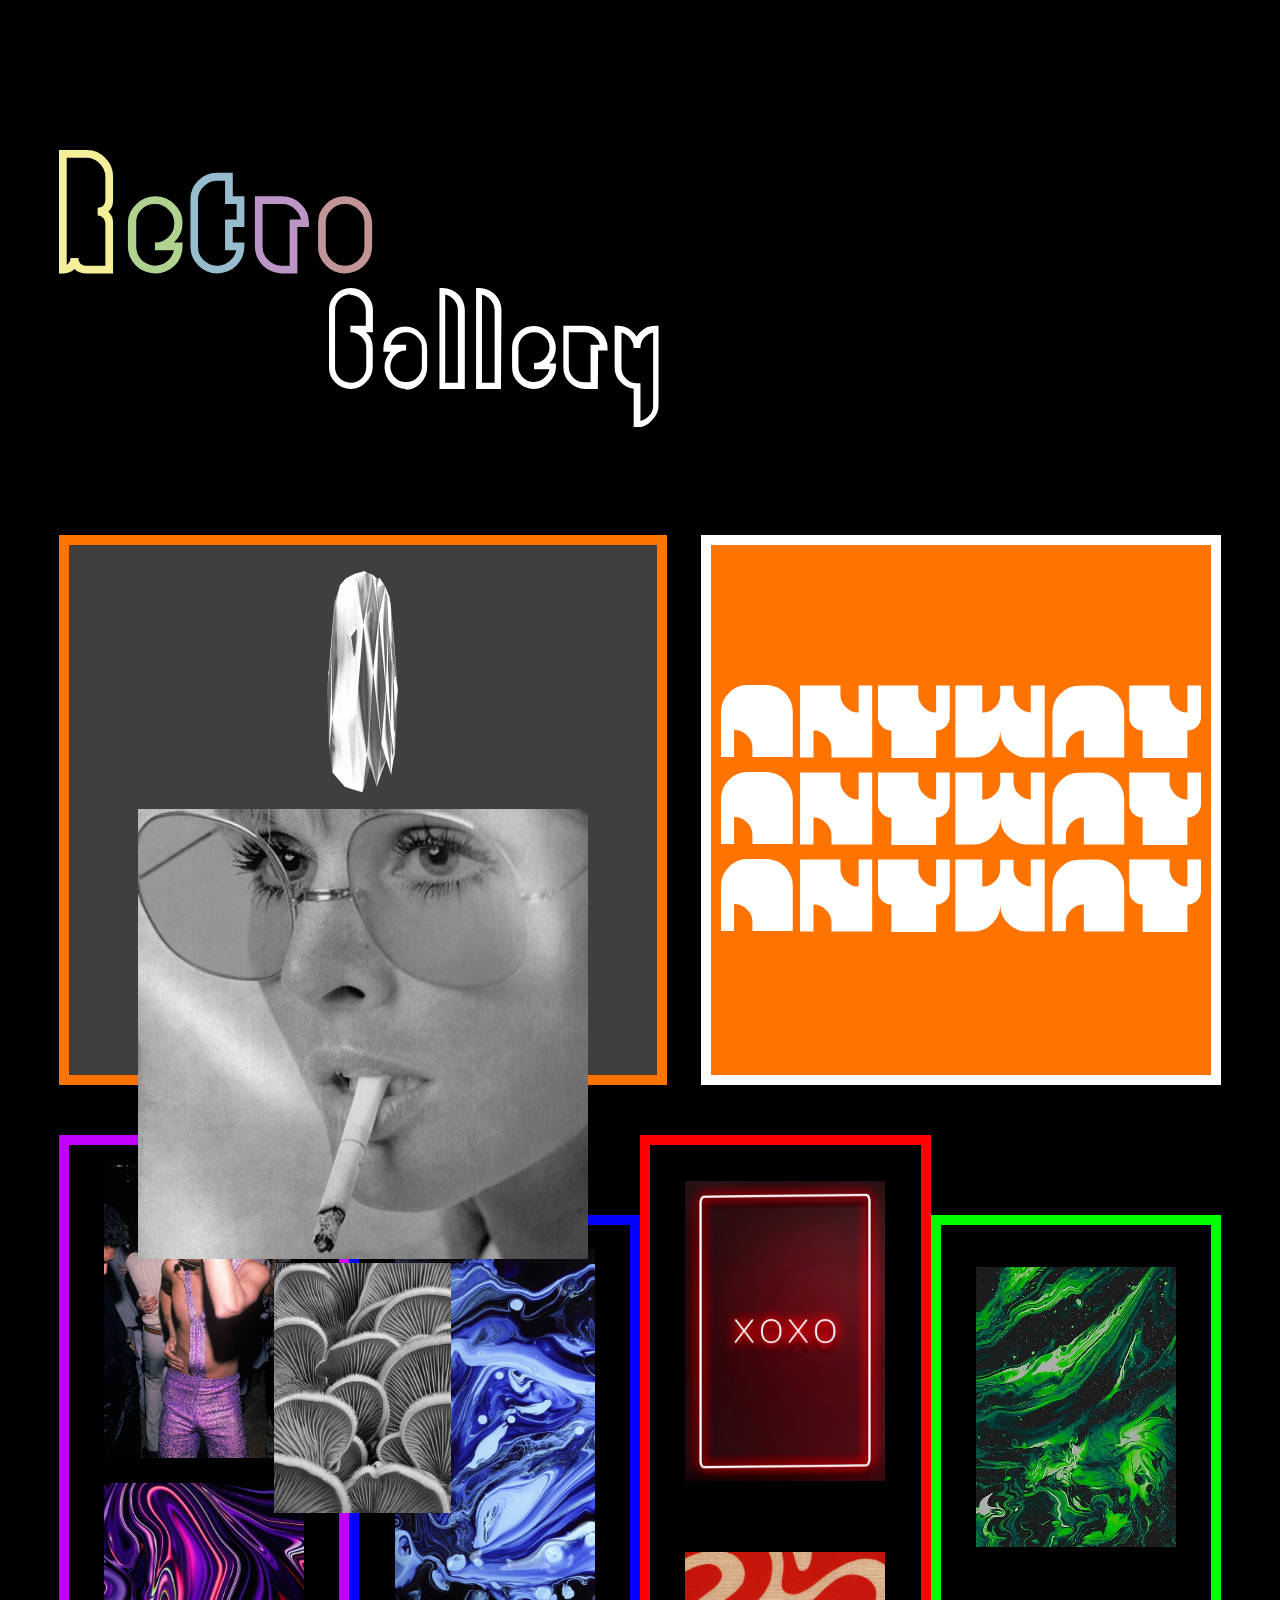
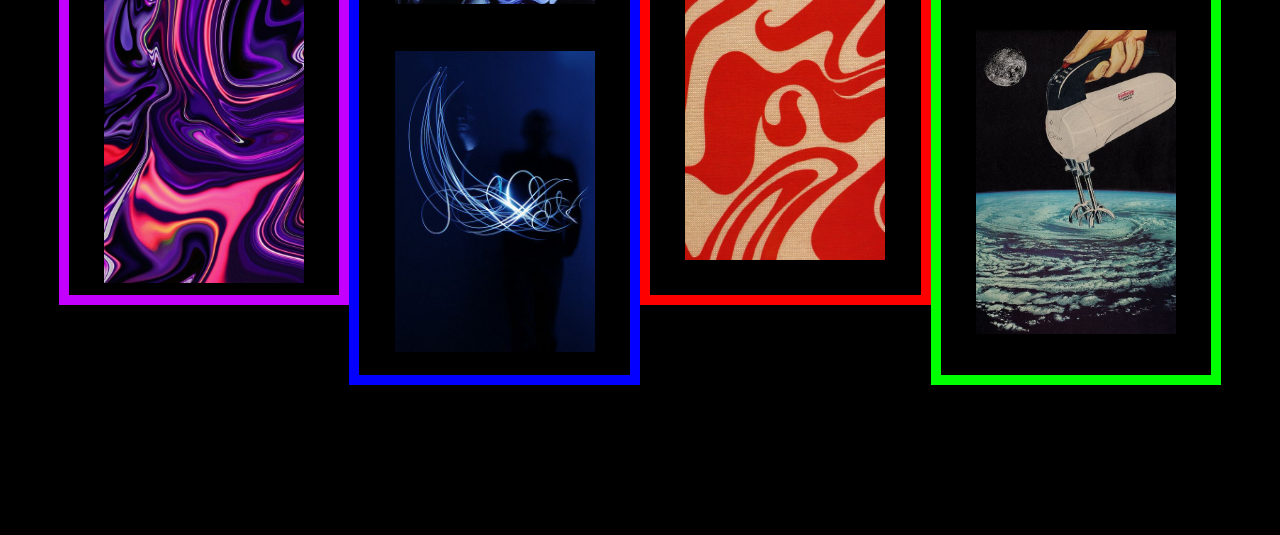
<file: galeria/galeriadeimagenes.html>
<!DOCTYPE html>
<html>

<head>

    <meta charset="utf-8">
    <title>Galería de imagenes</title>
    <link rel="stylesheet" href="lightbox2/css/lightbox.min.css"> 
    <link rel="stylesheet" href="galeriadeimagenes.css">

</head>

<body>

<header>

    <h1>
        <a href="img/SVG/retrogallery.svg" data-lightbox="ejemplo" data-title="Pulsa a la derecha para avanzar o a la izquierda para retroceder, escape para cerrar">
        <img src="img/SVG/retrogallery.svg">
    </a>
    </h1>

</header>

    <div class="contenedor1">
 
        <div class="caja1">

            <div class="lados1">
                <a href="img/abstracto.gif" data-lightbox="ejemplo" data-title="Pulsa a la derecha para avanzar o a la izquierda para retroceder, escape para cerrar">
                    <img src="img/abstracto.gif">
                    </a>
            
            </div>

            <div class="centro1">
                <a href="img/mujerpiti.jpg" data-lightbox="ejemplo" data-title="Pulsa a la derecha para avanzar o a la izquierda para retroceder, escape para cerrar">
            <img src="img/mujerpiti.jpg">
            </a>

            </div>

            <div class="lados1">
                <a href="img/textura 3.jpg" data-lightbox="ejemplo" data-title="Pulsa a la derecha para avanzar o a la izquierda para retroceder, escape para cerrar">
            <img src="img/textura 3.jpg">
            </a>

            </div>

            

        </div>

        <div class="caja2">

            
            <div class="anywaycaja">

                <div class="anyway">
                 <img src="img/SVG/Anyway.svg">
                </div>
                <div class="anyway">
                    <a href="img/SVG/Anyway.svg" data-lightbox="ejemplo" data-title="Pulsa a la derecha para avanzar o a la izquierda para retroceder, escape para cerrar">
                    <img src="img/SVG/Anyway.svg">
                    </a>
                </div>
                <div class="anyway">
                    <img src="img/SVG/Anyway.svg">
                </div>
               
            </div>
            

        </div>

    </div>

    <div class="contenedor2">

        <div class="caja3">


                
                <img src="img/discoman.jpg">
                <img src="img/textura 2.jpg">

            </div>


        <div class="caja4">
                
                <img src="img/textura 5.jpg">
                <img src="img/estelas.jpg">

            </div>        

            <div class="caja5">
                
                <img src="img/xoxo.jpg">
                <img src="img/textura 10.jpg">

            </div>  

            <div class="caja6">
                
                <img src="img/textura 6.jpg">
                <img src="img/collage.jpg">

            </div>  
                


        </div>

    </div>


    
<script src="lightbox2/js/lightbox-plus-jquery.min.js"></script>  

</body>

</html>

<!--
    <a href="img/desenfocado.jpg" data-lightbox="ejemplo" data-title="Pulsa a la derecha para avanzar o a la izquierda para retroceder, escape para cerrar">
                    <img src="img/desenfocado.jpg">
                -->
</file>
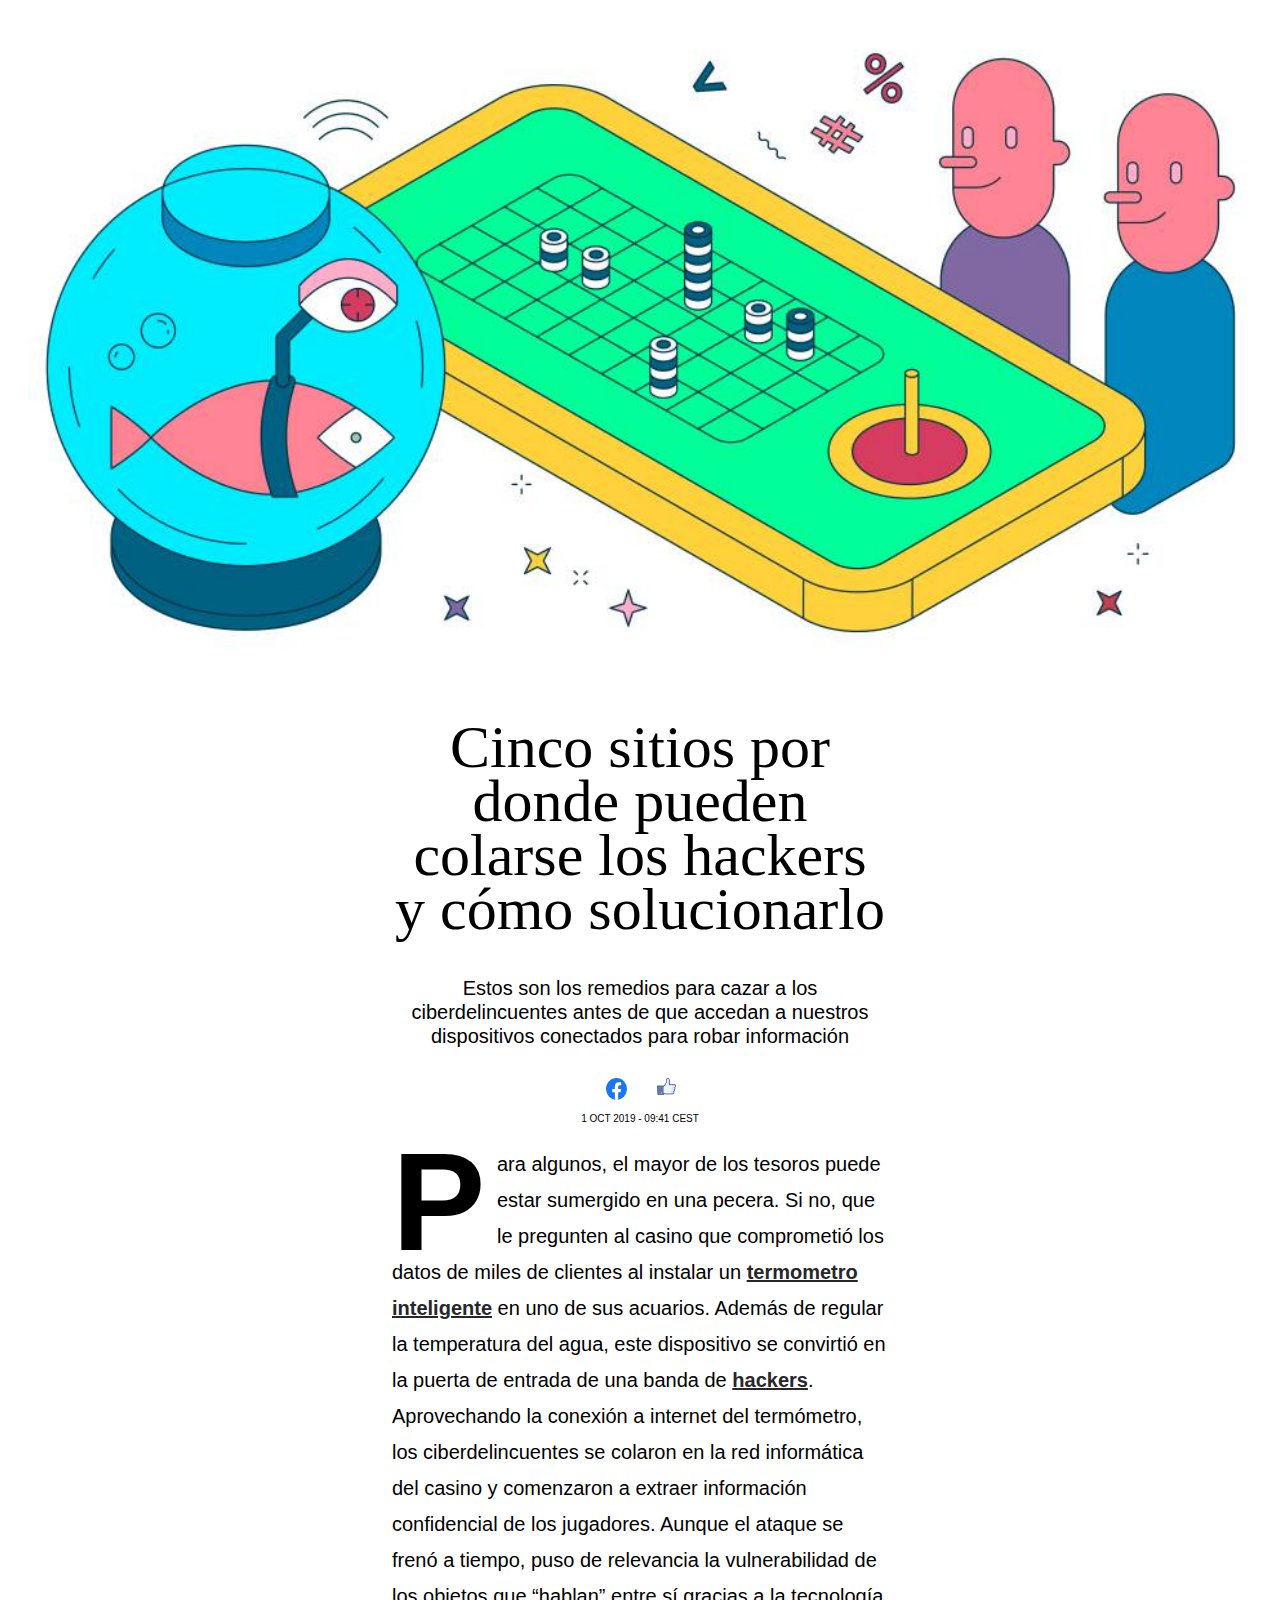
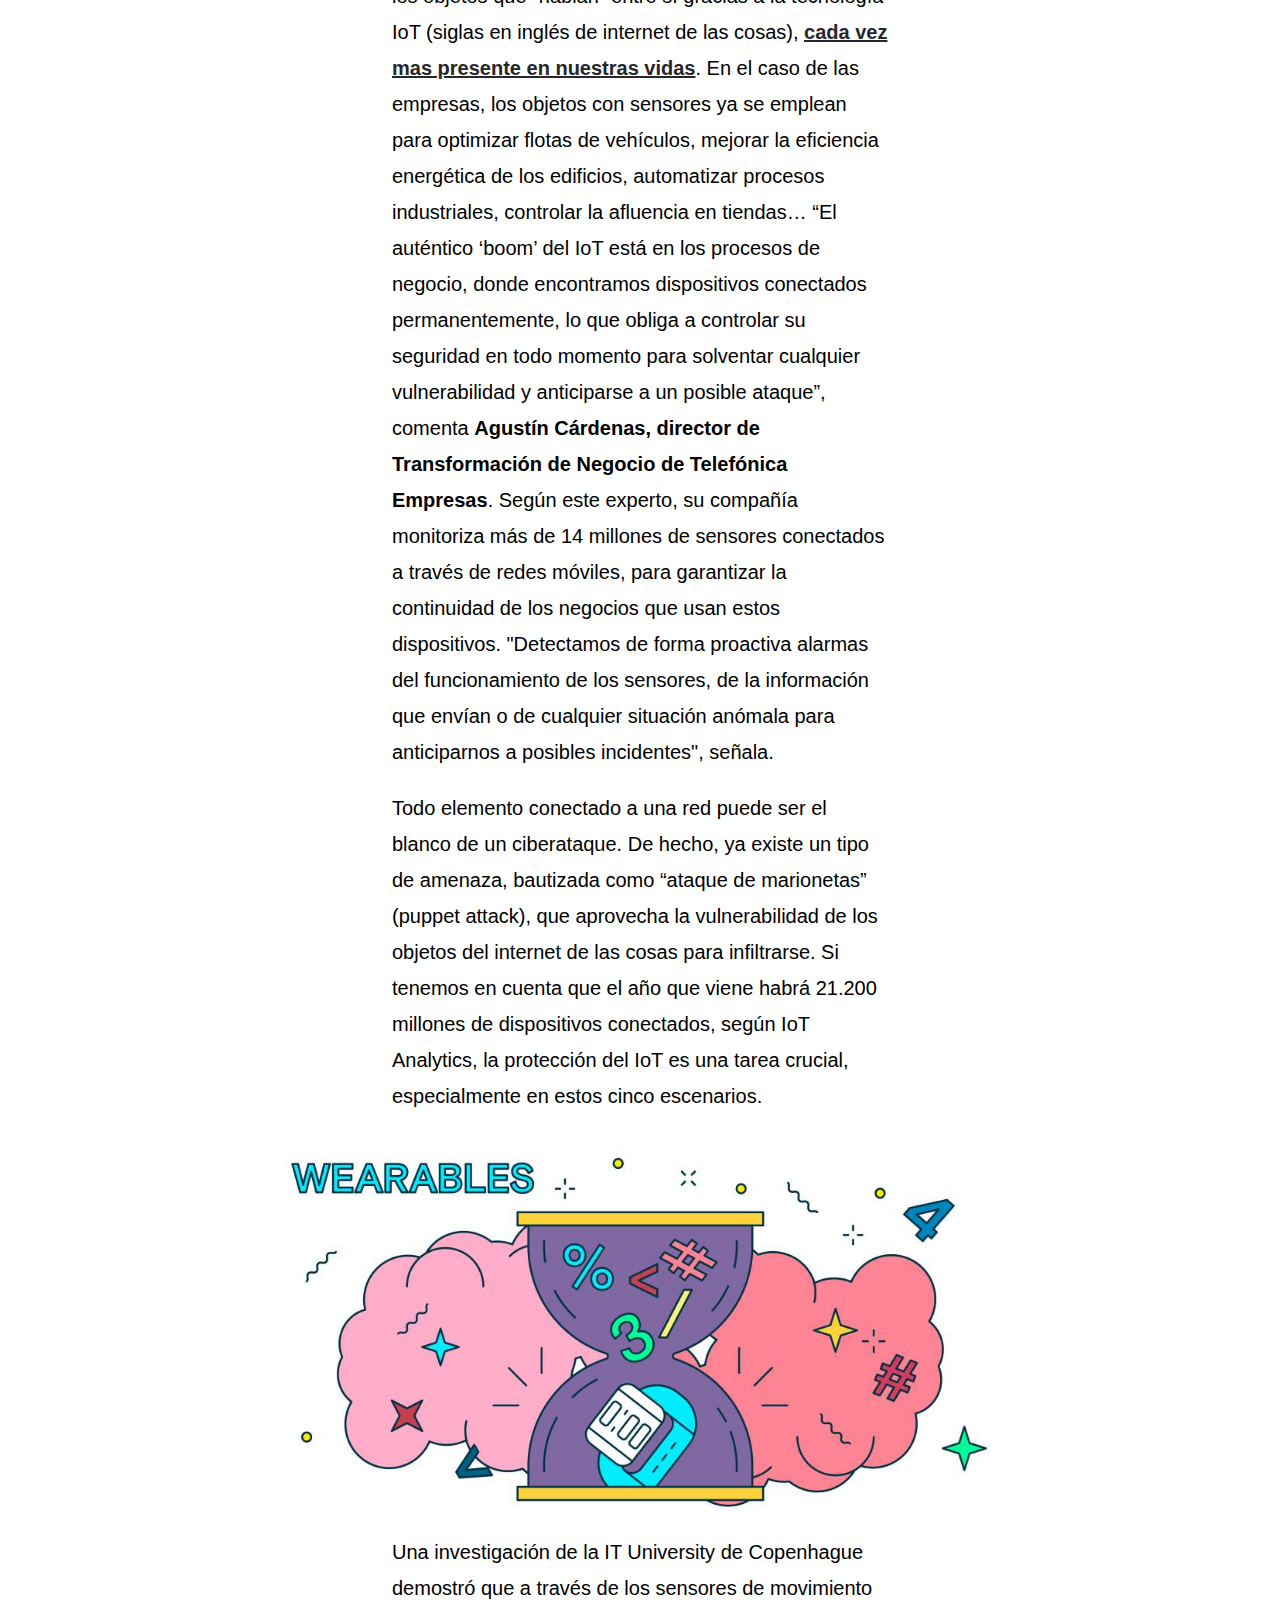
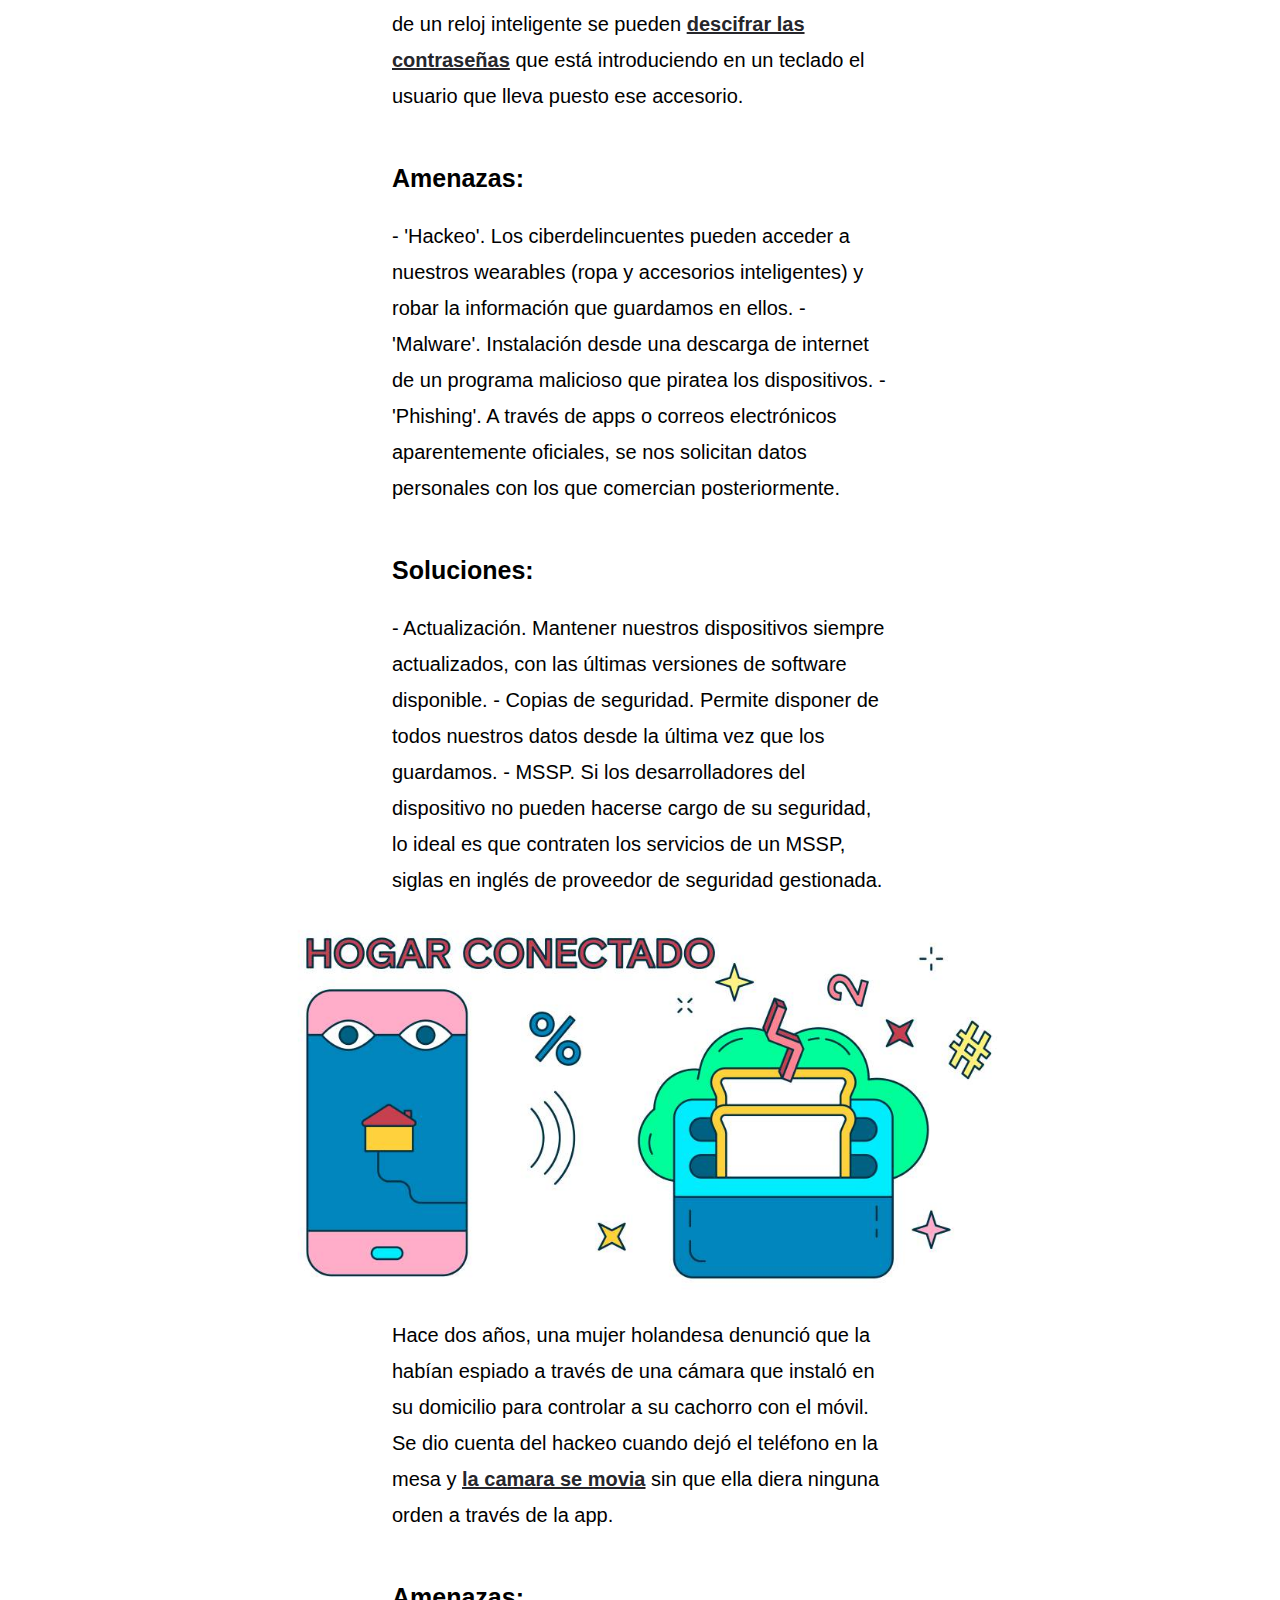
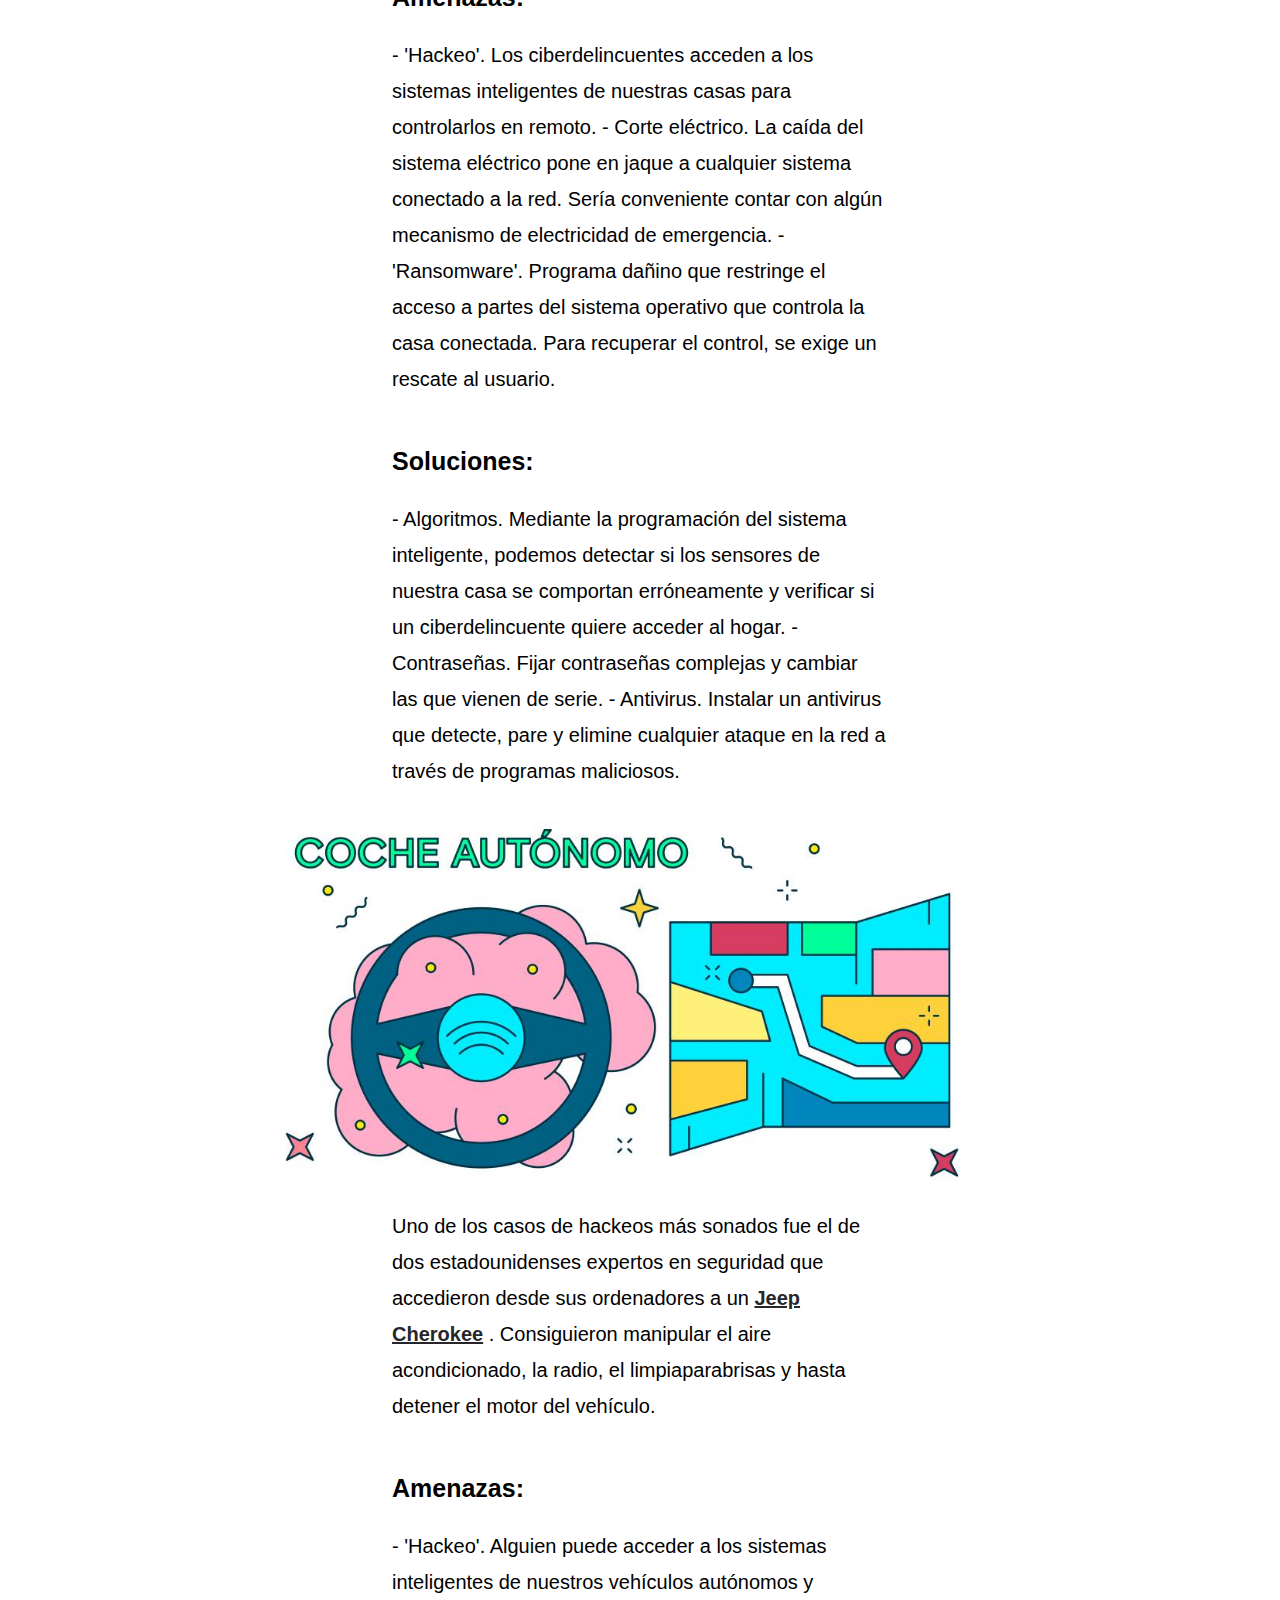
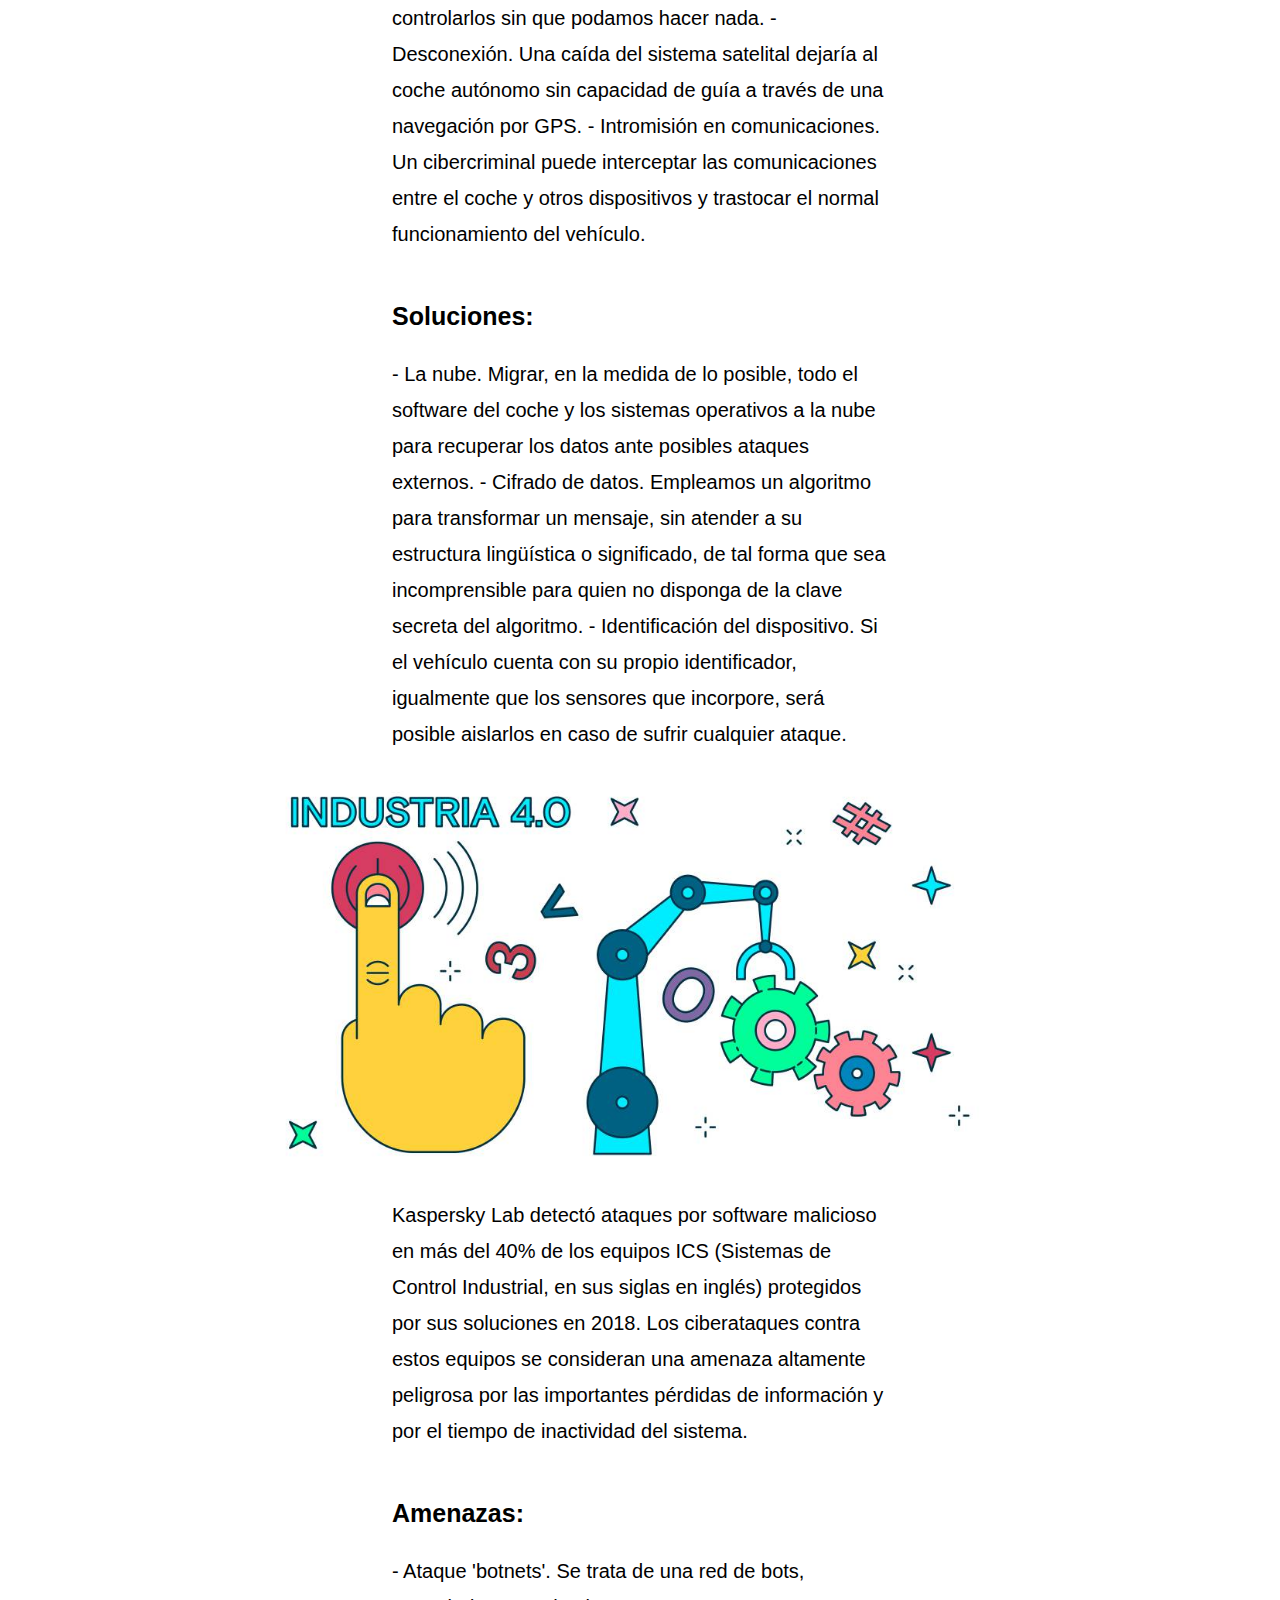
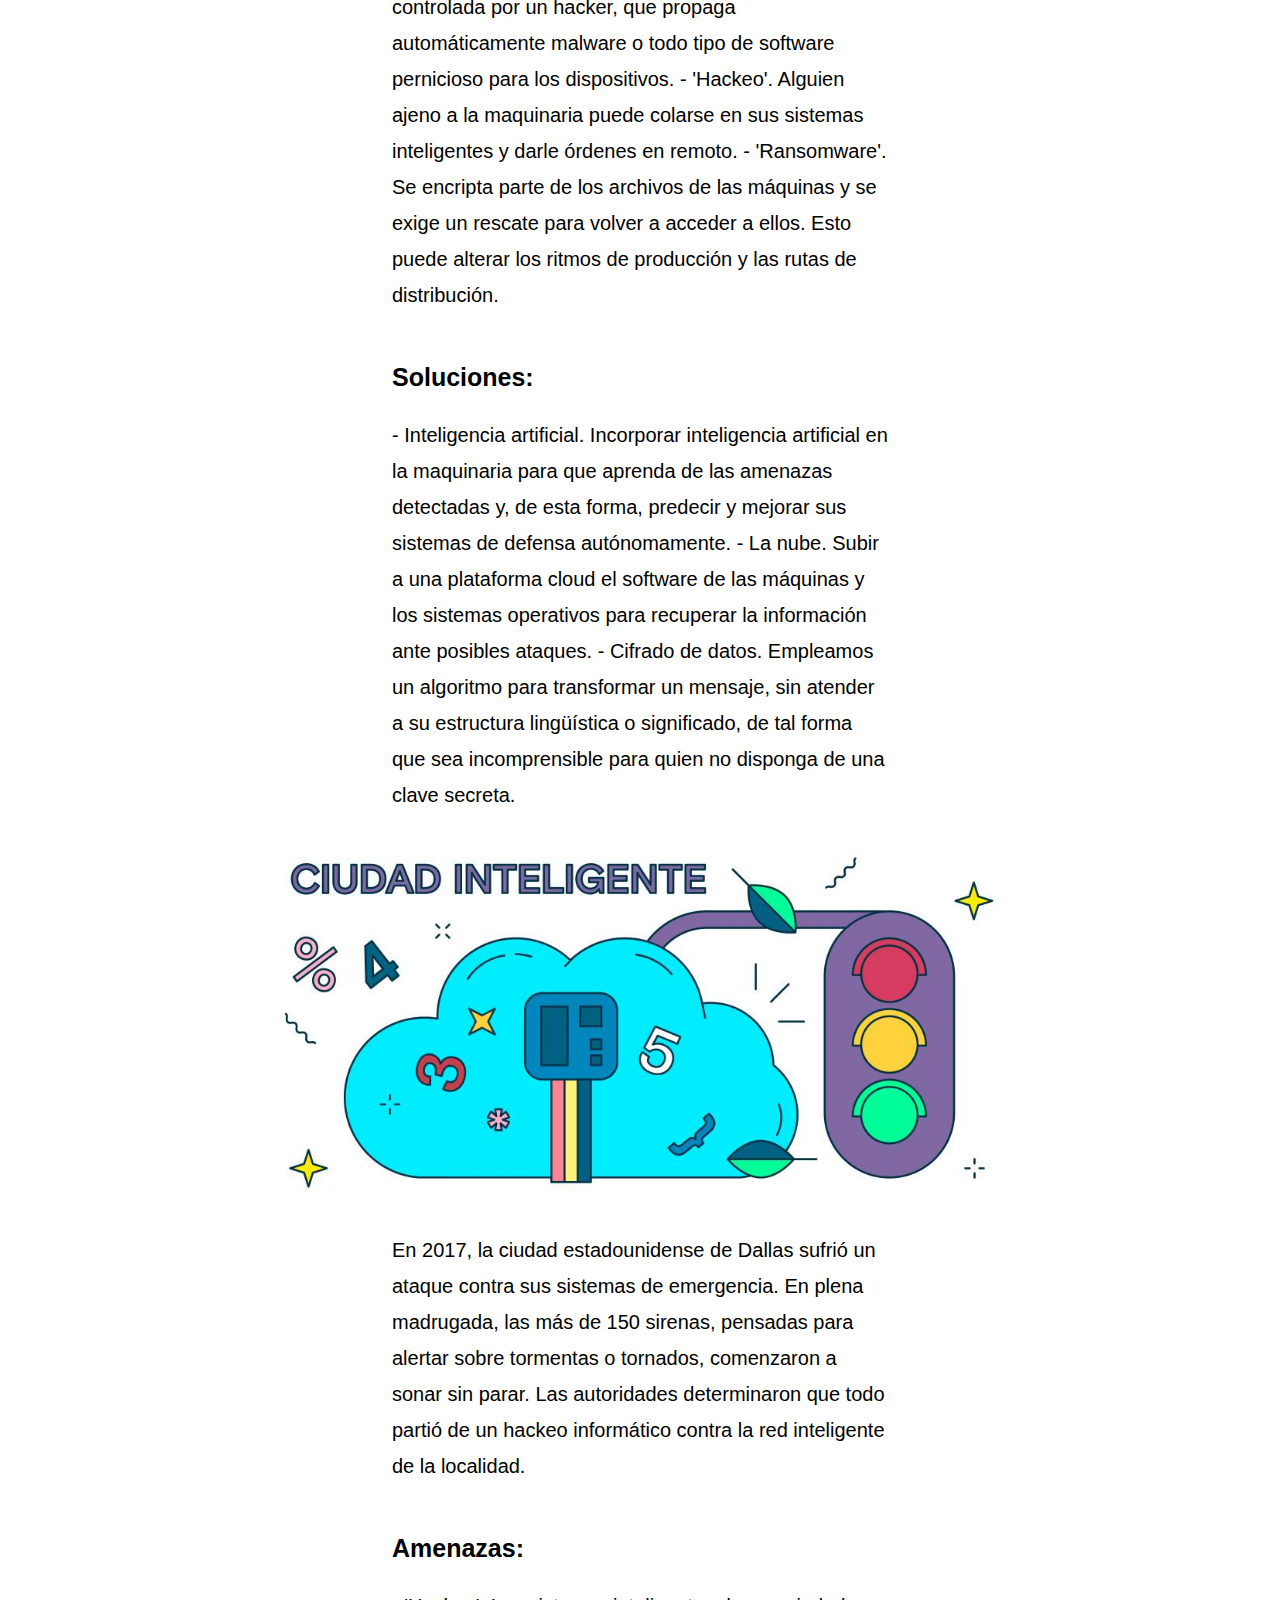
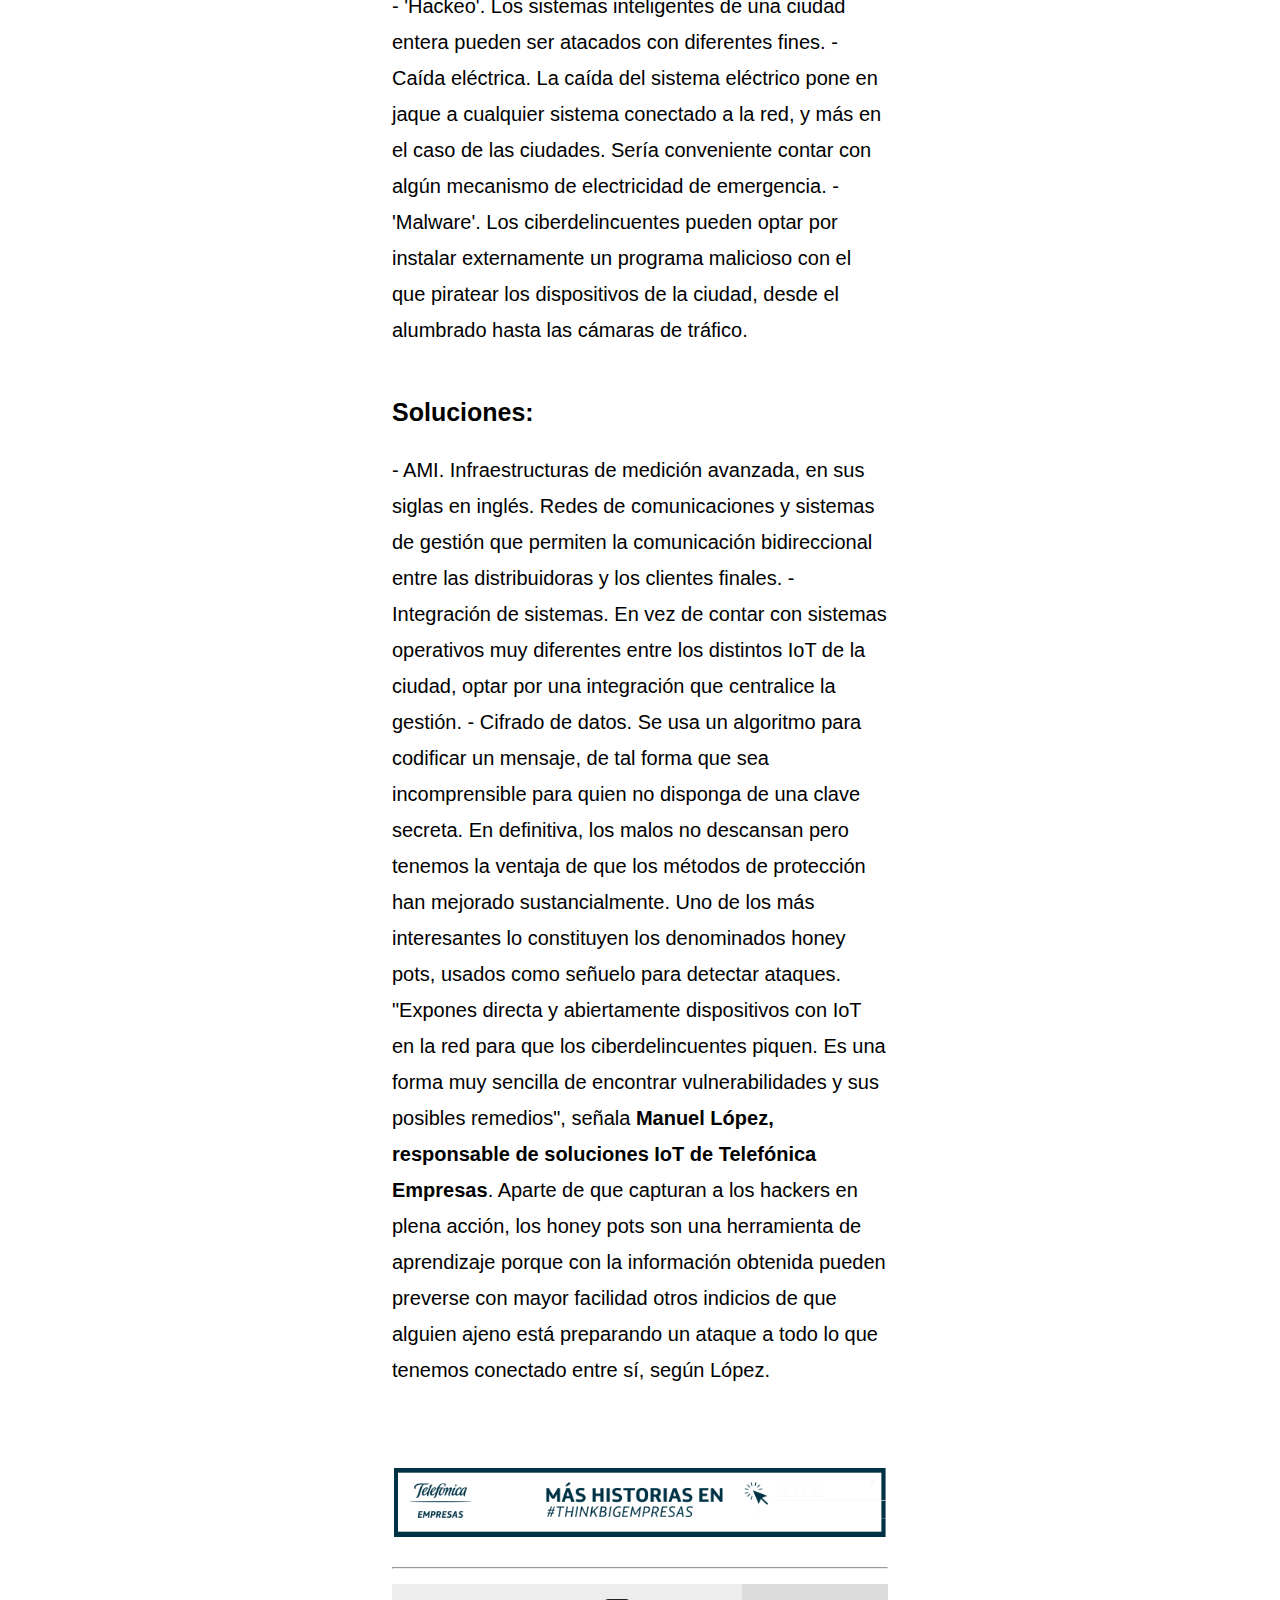
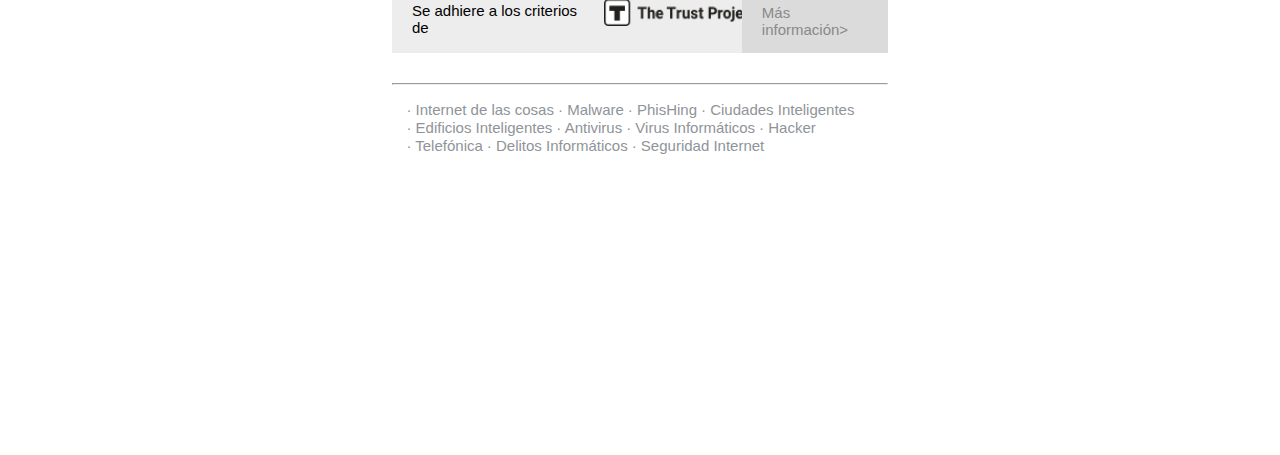
<file: hackerselpais/hackerselpais.html>
<!DOCTYPE html>
<html>

<head>
    <meta charset="utf-8">
    <title>Hackerselpais Javier</title>
    <link rel="stylesheet" href="hackerselpais.css">
    
</head>
    
<body>
    
   <header>
    
        <div>   
            <img src="img/fotopais1.jpg">
        </div>

        <h1>
            Cinco sitios por donde pueden colarse los hackers y cómo solucionarlo
        </h1>

        <h2>
            Estos son los remedios para cazar a los ciberdelincuentes antes de que accedan a nuestros dispositivos conectados para robar información
        </h2>

        <div class="links">
            <div>
                <a href="#"><img src="img/facebook.svg"></a>
            </div>
            <div>
                <img src="img/like.png">
            </div>
        </div>

        <div>
            <time datatime="2019-10-01">1 OCT 2019 - 09:41 CEST</time></a>
        </div>

    </header>

    <article>
        
        <p>
        
            <span>P</span>ara algunos, el mayor de los tesoros puede estar sumergido en una pecera. Si no, que le pregunten al casino que comprometió los datos de miles de clientes al instalar un <a href="https://getfireshot.com/pdf_aHR0cHM6Ly9tYXNoYWJsZS5jb20vMjAxOC8wNC8xNS9jYXNpbm8tc21hcnQtdGhlcm1vbWV0ZXItaGFja2VkLz9ldXJvcGU9dHJ1ZQ"><b>termometro inteligente</b></a> en uno de sus acuarios. Además de regular la temperatura del agua, este dispositivo se convirtió en la puerta de entrada de una banda de <a href="https://getfireshot.com/pdf_aHR0cHM6Ly9jaW5jb2RpYXMuZWxwYWlzLmNvbS90YWcvcGlyYXRhX2luZm9ybWF0aWNvL2E="><b>hackers</b></a>. Aprovechando la conexión a internet del termómetro, los ciberdelincuentes se colaron en la red informática del casino y comenzaron a extraer información confidencial de los jugadores. Aunque el ataque se frenó a tiempo, puso de relevancia la vulnerabilidad de los objetos que “hablan” entre sí gracias a la tecnología IoT (siglas en inglés de internet de las cosas), <a href="https://getfireshot.com/pdf_aHR0cHM6Ly9lbHBhaXMuY29tL3B1YmxpLWVzcGVjaWFsL3RoaW5rYmlnLWVtcHJlc2FzL2ludGVybmV0LWRlLWxhcy1jb3Nhcy8="><b>cada vez mas presente en nuestras vidas</b></a>. En el caso de las empresas, los objetos con sensores ya se emplean para optimizar flotas de vehículos, mejorar la eficiencia energética de los edificios, automatizar procesos industriales, controlar la afluencia en tiendas… “El auténtico ‘boom’ del IoT está en los procesos de negocio, donde encontramos dispositivos conectados permanentemente, lo que obliga a controlar su seguridad en todo momento para solventar cualquier vulnerabilidad y anticiparse a un posible ataque”, comenta <b>Agustín Cárdenas, director de Transformación de Negocio de Telefónica Empresas</b>. Según este experto, su compañía monitoriza más de 14 millones de sensores conectados a través de redes móviles, para garantizar la continuidad de los negocios que usan estos dispositivos. "Detectamos de forma proactiva alarmas del funcionamiento de los sensores, de la información que envían o de cualquier situación anómala para anticiparnos a posibles incidentes", señala.
        </p>
        
        <p>
            Todo elemento conectado a una red puede ser el blanco de un ciberataque. De hecho, ya existe un tipo de amenaza, bautizada como “ataque de marionetas” (puppet attack), que aprovecha la vulnerabilidad de los objetos del internet de las cosas para infiltrarse. Si tenemos en cuenta que el año que viene habrá 21.200 millones de dispositivos conectados, según IoT Analytics, la protección del IoT es una tarea crucial, especialmente en estos cinco escenarios.
        </p>


        <div>
            <img src="img/fotopais2.jpg">
        </div>

        <p>
            Una investigación de la IT University de Copenhague demostró que a través de los sensores de movimiento de un reloj inteligente se pueden <a href="https://getfireshot.com/pdf_aHR0cHM6Ly9lbHBhaXMuY29tL3B1YmxpLWVzcGVjaWFsL3RoaW5rYmlnLWVtcHJlc2FzL2ludGVybmV0LWRlLWxhcy1jb3Nhcy8="><b>descifrar las contraseñas</b></a> que está introduciendo en un teclado el usuario que lleva puesto ese accesorio. 
        
        </p>
    
           <H3> Amenazas: </H3>
           
        <p> 
            - 'Hackeo'. Los ciberdelincuentes pueden acceder a nuestros wearables (ropa y accesorios inteligentes) y robar la información que guardamos en ellos.
    
            - 'Malware'. Instalación desde una descarga de internet de un programa malicioso que piratea los dispositivos.
    
            - 'Phishing'. A través de apps o correos electrónicos aparentemente oficiales, se nos solicitan datos personales con los que comercian posteriormente.
        </p>
           
            <H3> Soluciones: </H3>
           
        <p> 
            
            - Actualización. Mantener nuestros dispositivos siempre actualizados, con las últimas versiones de software disponible.
    
            - Copias de seguridad. Permite disponer de todos nuestros datos desde la última vez que los guardamos.
    
            - MSSP. Si los desarrolladores del dispositivo no pueden hacerse cargo de su seguridad, lo ideal es que contraten los servicios de un MSSP, siglas en inglés de proveedor de seguridad gestionada.
        </p>

        <div>
            <img src="img/fotopais3.jpg">
        </div>
    
        <p>
            Hace dos años, una mujer holandesa denunció que la habían espiado a través de una cámara que instaló en su domicilio para controlar a su cachorro con el móvil. Se dio cuenta del hackeo cuando dejó el teléfono en la mesa y <a href="pdf_aHR0cHM6Ly90aGVuZXh0d2ViLmNvbS9wbHVnZ2VkLzIwMTcvMTAvMDUvd29tYW4tZmlsbXMtaW50ZXJuZXQtY29ubmVjdGVkLWNhbWVyYS13aGlzcGVyaW5nLWhvbGEtc2Vub3JpdGEv="><b>la camara se movia</b></a> sin que ella diera ninguna orden a través de la app.
        </p>
           
            <h3> Amenazas: </h3>
           
        <p>
            
            - 'Hackeo'. Los ciberdelincuentes acceden a los sistemas inteligentes de nuestras casas para controlarlos en remoto.
    
            - Corte eléctrico. La caída del sistema eléctrico pone en jaque a cualquier sistema conectado a la red. Sería conveniente contar con algún mecanismo de electricidad de emergencia.
    
            - 'Ransomware'. Programa dañino que restringe el acceso a partes del sistema operativo que controla la casa conectada. Para recuperar el control, se exige un rescate al usuario.
            
        </p>
    
           <h3> Soluciones: </h3>
           
        <p>
            - Algoritmos. Mediante la programación del sistema inteligente, podemos detectar si los sensores de nuestra casa se comportan erróneamente y verificar si un ciberdelincuente quiere acceder al hogar.
    
            - Contraseñas. Fijar contraseñas complejas y cambiar las que vienen de serie. 
    
            - Antivirus. Instalar un antivirus que detecte, pare y elimine cualquier ataque en la red a través de programas maliciosos.
        </p>
        
        <div>
            <img src="img/fotopais4.jpg">
        </div>
        
        <p>
            Uno de los casos de hackeos más sonados fue el de dos estadounidenses expertos en seguridad que accedieron desde sus ordenadores a un <a href="https://getfireshot.com/pdf_aHR0cHM6Ly93d3cud2lyZWQuY29tLzIwMTYvMDgvamVlcC1oYWNrZXJzLXJldHVybi1oaWdoLXNwZWVkLXN0ZWVyaW5nLWFjY2VsZXJhdGlvbi1oYWNrcy8="><b>Jeep Cherokee</b></a> . Consiguieron manipular el aire acondicionado, la radio, el limpiaparabrisas y hasta detener el motor del vehículo.
    
        </p>   
           
           <h3> Amenazas: </h3>
           
        <p>   
           
            - 'Hackeo'. Alguien puede acceder a los sistemas inteligentes de nuestros vehículos autónomos y controlarlos sin que podamos hacer nada.
    
            - Desconexión. Una caída del sistema satelital dejaría al coche autónomo sin capacidad de guía a través de una navegación por GPS.
    
            - Intromisión en comunicaciones. Un cibercriminal puede interceptar las comunicaciones entre el coche y otros dispositivos y trastocar el normal funcionamiento del vehículo.
            
        </p>
    
            <h3> Soluciones: </h3>
           
        <p>   
            - La nube. Migrar, en la medida de lo posible, todo el software del coche y los sistemas operativos a la nube para recuperar los datos ante posibles ataques externos.
    
            - Cifrado de datos. Empleamos un algoritmo para transformar un mensaje, sin atender a su estructura lingüística o significado, de tal forma que sea incomprensible para quien no disponga de la clave secreta del algoritmo.
    
            - Identificación del dispositivo. Si el vehículo cuenta con su propio identificador, igualmente que los sensores que incorpore, será posible aislarlos en caso de sufrir cualquier ataque.
            
        </p>
        
        <div>
            <img src="img/fotopais5.jpg">
        </div>
    
        <p>
            Kaspersky Lab detectó ataques por software malicioso en más del 40% de los equipos ICS (Sistemas de Control Industrial, en sus siglas en inglés) protegidos por sus soluciones en 2018. Los ciberataques contra estos equipos se consideran una amenaza altamente peligrosa por las importantes pérdidas de información y por el tiempo de inactividad del sistema.
    
        </p>   
           
            <h3> Amenazas: </h3>
           
        <p>
            
            - Ataque 'botnets'. Se trata de una red de bots, controlada por un hacker, que propaga automáticamente malware o todo tipo de software pernicioso para los dispositivos.
    
            - 'Hackeo'. Alguien ajeno a la maquinaria puede colarse en sus sistemas inteligentes y darle órdenes en remoto.
    
            - 'Ransomware'. Se encripta parte de los archivos de las máquinas y se exige un rescate para volver a acceder a ellos. Esto puede alterar los ritmos de producción y las rutas de distribución.
            
        </p>
    
           <h3> Soluciones: </h3>
           
         <p>
             
            - Inteligencia artificial. Incorporar inteligencia artificial en la maquinaria para que aprenda de las amenazas detectadas y, de esta forma, predecir y mejorar sus sistemas de defensa autónomamente.
    
            - La nube. Subir a una plataforma cloud el software de las máquinas y los sistemas operativos para recuperar la información ante posibles ataques.
    
            - Cifrado de datos. Empleamos un algoritmo para transformar un mensaje, sin atender a su estructura lingüística o significado, de tal forma que sea incomprensible para quien no disponga de una clave secreta.
             
        </p>
           
        <div>
            <img src="img/fotopais6.jpg">
        </div>
    
        <p>
            
            En 2017, la ciudad estadounidense de Dallas sufrió un ataque contra sus sistemas de emergencia. En plena madrugada, las más de 150 sirenas, pensadas para alertar sobre tormentas o tornados, comenzaron a sonar sin parar. Las autoridades determinaron que todo partió de un hackeo informático contra la red inteligente de la localidad.

        </p>

            <h3> Amenazas: </h3>

        <p>
            - 'Hackeo'. Los sistemas inteligentes de una ciudad entera pueden ser atacados con diferentes fines.
    
            - Caída eléctrica. La caída del sistema eléctrico pone en jaque a cualquier sistema conectado a la red, y más en el caso de las ciudades. Sería conveniente contar con algún mecanismo de electricidad de emergencia.
    
            - 'Malware'. Los ciberdelincuentes pueden optar por instalar externamente un programa malicioso con el que piratear los dispositivos de la ciudad, desde el alumbrado hasta las cámaras de tráfico.
        
        </p>

            <h3> Soluciones: </h3>

        <p>

            - AMI. Infraestructuras de medición avanzada, en sus siglas en inglés. Redes de comunicaciones y sistemas de gestión que permiten la comunicación bidireccional entre las distribuidoras y los clientes finales.
    
            - Integración de sistemas. En vez de contar con sistemas operativos muy diferentes entre los distintos IoT de la ciudad, optar por una integración que centralice la gestión.
    
            - Cifrado de datos. Se usa un algoritmo para codificar un mensaje, de tal forma que sea incomprensible para quien no disponga de una clave secreta.
    
            En definitiva, los malos no descansan pero tenemos la ventaja de que los métodos de protección han mejorado sustancialmente. Uno de los más interesantes lo constituyen los denominados honey pots, usados como señuelo para detectar ataques. "Expones directa y abiertamente dispositivos con IoT en la red para que los ciberdelincuentes piquen. Es una forma muy sencilla de encontrar vulnerabilidades y sus posibles remedios", señala <b>Manuel López, responsable de soluciones IoT de Telefónica Empresas</b>. Aparte de que capturan a los hackers en plena acción, los honey pots son una herramienta de aprendizaje porque con la información obtenida pueden preverse con mayor facilidad otros indicios de que alguien ajeno está preparando un ataque a todo lo que tenemos conectado entre sí, según López.
            
        </p>

    </article>

    <footer>

        <div class="banner">
        
            <img src="img/banner-thinkbig.png">
            
        </div>

        <hr>

        <div class="cajafinal">

            <div class="trustproyecttxt">
            Se adhiere a los criterios de
            </div>

             <div class="trustproyect">
            <img src="img/the-trust-project.png">
            </div>

            <div class="linkinfo">
            <a href="#">Más información></a>
            </div>

        </div>

    <hr>
    
    <ul class="lifinal">
        <li><a href="#">· Internet de las cosas</a></li>
        <li><a href="#">· Malware</a></li>
        <li><a href="#">· PhisHing</a></li>
        <li><a href="#">· Ciudades Inteligentes</a></li>
        <li><a href="#">· Edificios Inteligentes</a></li>
        <li><a href="#">· Antivirus</a></li>
        <li><a href="#">· Virus Informáticos</a></li>
        <li><a href="#">· Hacker</a></li>
        <li><a href="#">· Telefónica</a></li>
        <li><a href="#">· Delitos Informáticos</a></li>
        <li><a href="#">· Seguridad Internet</a></li>
    </ul>

</footer>

</body>

</html>
</file>
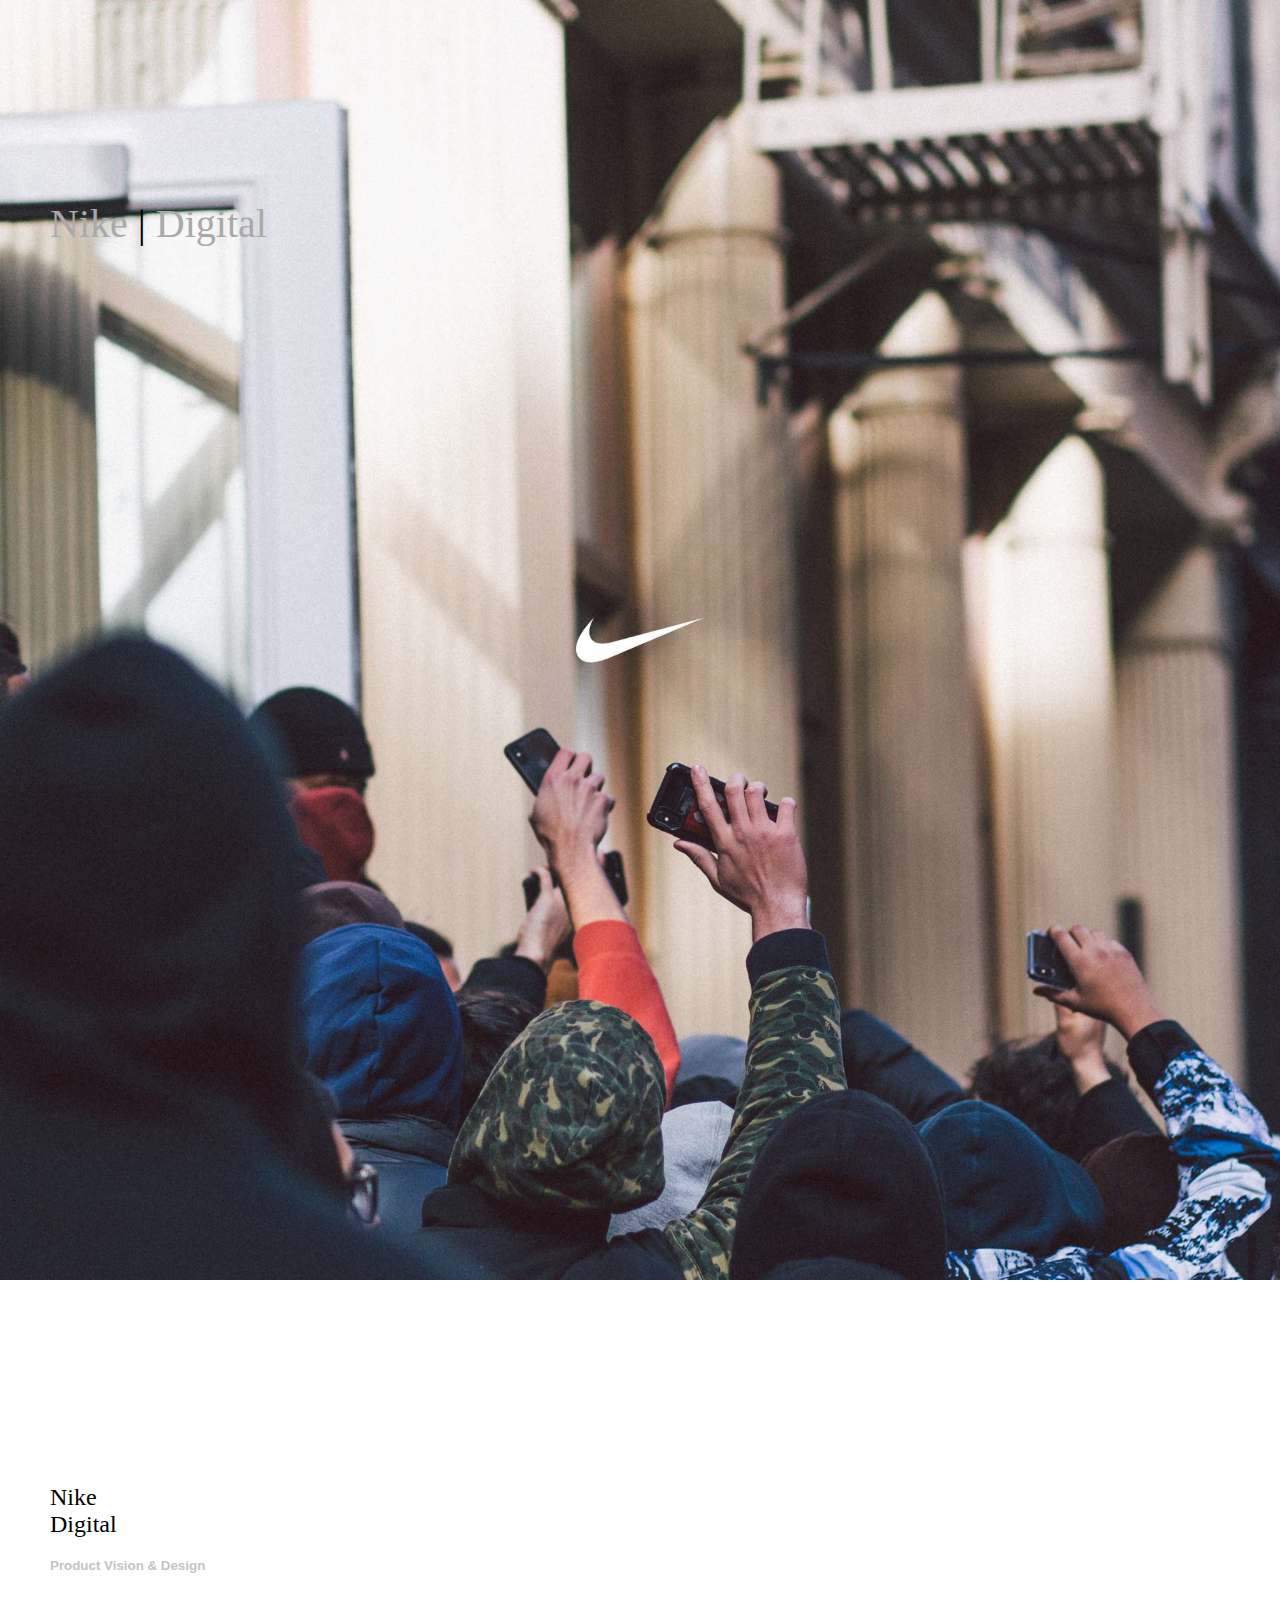
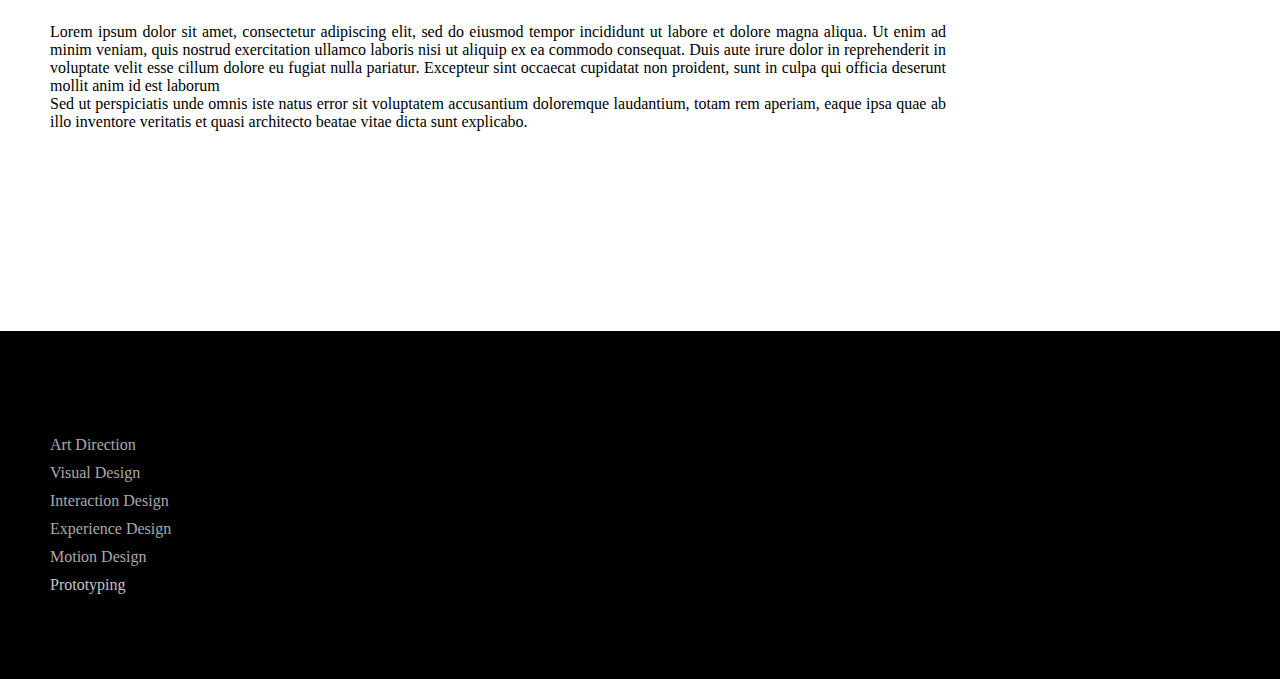
<file: nikedigital/nikedigital.html>
<!DOCTYPE html>
<html>

<head>
    <meta charset="utf-8">
    <title>Nike Javier</title>
    <link rel="stylesheet" href="nikedigital.css">
</head>

<body>
    
        <div class="contenedor">
            <div class="textoencima">
            <a href="#nike">Nike</a> | <a href="#digital">Digital</a>
            </div>
            <img src="img/fondonike.jpg" alt="NikeBg" title="NikeBg">
        </div>
    

    <div class="cuerpo">

        <h2 id="nike">Nike <br>Digital</h2>
        <h3>Product Vision & Design</h3>

        <p class="texto">
            Lorem
            ipsum dolor sit amet, consectetur adipiscing elit, sed do eiusmod tempor incididunt ut labore et dolore
            magna aliqua. Ut enim ad minim veniam, quis nostrud exercitation ullamco laboris nisi ut aliquip ex ea
            commodo consequat. Duis aute irure dolor in reprehenderit in voluptate velit esse cillum dolore eu fugiat
            nulla pariatur. Excepteur sint occaecat cupidatat non proident, sunt in culpa qui officia deserunt mollit
            anim id est laborum
        </p>
        <p class="texto">
            Sed ut perspiciatis unde omnis iste natus error sit voluptatem accusantium doloremque laudantium, totam rem
            aperiam, eaque ipsa quae ab illo inventore veritatis et quasi architecto beatae vitae dicta sunt explicabo.
        </p>
    </div>

<footer>
    <div class="cuerpo">
        <ul>
            <li>
               <a href="#" class="tachado"> Art Direction </a>
            </li>
            <li>
                <a href="https://easda.es/"> Visual Design</a>
            </li>
            <li>
                <a href="https://easda.es/" target="_blank"> Interaction Design</a>
            </li>
            <li>
                <a href="fondonike.jpg"> Experience Design</a>
            </li>
            <li>
                <a href="#" class="tachado"> Motion Design</a>
            </li>
            <li>
                Prototyping
            </li>
         </ul>
    </div>
</footer>

</body>
</html>
</file>
<file: galeria/galeriadeimagenes.css>
body {

    background-color:rgb(0, 0, 0);
    margin-bottom: 150px;
    margin-top:150px;
}




h1 {

    width:600px;
    margin-left:4%;
    
}

.caja1 img {
    filter: saturate(0);
}
 .caja1 :hover{
    filter: saturate(1);

}


.caja1 {

    box-sizing: border-box;
    width: 70%;
    height: 550px;
    padding: 10px;
    background-color: rgb(65, 62, 62);
    border: 10px solid rgb(255, 115, 0);
    display: flex;
    flex-wrap: wrap;
    justify-content: center;
    align-content: space-around;
    
}


.lados1 {
    
    display: flex;
    align-self: center;
    margin: auto;
    

}


.lados1 img {

    height: 250px;
    
}



.centro1 img {

    width: 450px;
    height: auto;
    

}

.contenedor1 {

    display: flex;
    margin-top: 100px;
    margin-bottom:50px;
    margin-left: 4%;
    margin-right: 4%;
}


.caja2 {

    
    background-color: rgb(255, 115, 0);
    height:550px;
    width: auto;
    box-sizing: border-box;
    margin-left: 3%;
    border: 10px solid rgb(255, 255, 255);
    display: flex;
    

}


.anywaycaja {

    width:500px;
    margin:auto;
}

.anyway {
    margin:10px;
}


.contenedor2 {

    
    height: 850px;
    margin-left: 4%;
    margin-right:4%;
    display: flex;
    align-content: center;
    justify-content: space-evenly;
    
    

}



.caja3 img, .caja4 img, .caja5 img, .caja6 img {

    width:200px;
    margin: auto;


}


.caja3 {

    border: 10px solid rgb(195, 0, 255);
    
    

}


.caja4 {

    border: 10px solid rgb(4, 0, 255);
    align-self: flex-end;


}

.caja5 {

    border: 10px solid rgb(255, 0, 0);


}

.caja6 {

    border: 10px solid rgb(0, 255, 0);
    align-self: flex-end;
    


}


.caja3, .caja4, .caja5, .caja6 {


    height:750px;
    width:350px;
    display: flex;
    flex-direction: column;
    
    
    
}
</file>
<file: hackerselpais/hackerselpais.css>
header img {   

    width: 100%;
}

header {

    text-align: center;
}

h1 {
    font-weight: lighter;
    line-height: 0.9;
    font-size: 60px;
    margin-left:30vw;
    margin-right:30vw;
}

h2 {
    line-height: 1.2;
    font-weight: 500;
    font-size: 20px;
    margin-bottom: 30px;
}

time {

    font-family: 'Gill Sans', 'Gill Sans MT', Calibri, 'Trebuchet MS', sans-serif;
    font-size:10px;
    padding-top: 30px;
}

.links {
    width: 100px;
    height: 30px;
    margin:auto;
    display: flex;

}

.links img {
    width: 40%;   
}

article a {

    color: rgb(38, 38, 43);
    text-decoration-line:underline;
}

p span {

    float: left;
    width: 0.75em;
    height: 0.6em;
    font-size: 700%;
    font-weight: bold;
    line-height: 80%;
    
}

p {
    font-size: 20px;
    font-family: Verdana, Geneva, Tahoma, sans-serif;
    line-height: 1.8;
}

p, h2, h3 {
    font-family: helvetica;
    margin-left:30vw;
    margin-right:30vw;

}

h3 { 
    margin-top: 50px;
    font-size: 25px;
    font-weight: 900;
}


article img {

    width:60%;
    display: block;
    margin-left: auto;
    margin-right: auto;
}

.banner img {
    width: 39%;
    display: block;
    margin-left: auto;
    margin-right: auto;


}


hr {
    margin-top: 30px;
    margin-bottom: 15px;
    margin-left:30vw;
    margin-right:30vw;

}

footer {

    margin-top:80px;
    margin-bottom: 300px;
}

.cajafinal {

    font-family: sans-serif;
    font-size: 15px;
    display: flex; 
    height: auto;
    background-color: rgb(238, 237, 237);
    margin-left:30vw;
    margin-right:30vw;
   
}


.linkinfo {

    margin-top: 0px;
    margin-bottom: 0px;
    background-color: rgb(219, 219, 219);
    margin-right:0%;
    margin-left: auto;

}

.linkinfo a:link{

    text-decoration-line: none;
    color: rgb(138, 137, 137);
    display: inline-block;
    padding-top: 20px;
    padding-bottom:15px;
    padding-right: 15px;
    padding-left: 20px;
  
}

.linkinfo a:hover {

    background-color: rgb(228, 228, 228);
}



.trustproyect img {

    width: 100%;
    margin-top: auto;
    margin-bottom: auto;
    padding-top: 15px;
    padding-bottom:15px;
    margin-left: 15px;
}

.trustproyecttxt  {

    margin-top: auto;
    margin-bottom: auto;
    margin-left: 20px;
    padding-top: 15px;
    padding-bottom:15px;
}


.lifinal {
    
    margin-left:28vw;
    margin-right:30vw;

}

.lifinal li {
    color: rgb(143, 148, 153);
    font-size: 15px;
    display: inline-flex;
    
}

.lifinal a {

    text-decoration: none;
    font-family: helvetica;
    color: rgb(143, 148, 153);
    
}
</file>
<file: nikedigital/nikedigital.css>
* {
    margin:0px;
}

img {
     width: 100%;
     
}

body {
    font-family: Verdana;
}

h2 {
    font-weight: lighter;
    margin-bottom: 20px;
    
}

h3 {
    font-family: 'Gill Sans', 'Gill Sans MT', Calibri, 'Trebuchet MS', sans-serif;
    color: rgb(197, 195, 195);
    font-size: 10pt;
    margin-bottom: 50px;
}

ul {
    color: rgb(197, 195, 195);
    padding: 0;
}

li {
    padding-top: 5px;
    padding-bottom: 5px;
    list-style-type: none;
}

.cuerpo {
    text-align: justify;
    padding-left: 50px;
    width: 70%;
}

footer {
    
    margin-top:200px;
    padding-bottom:80px;
    padding-top: 100px;
    background-color: black;
}

a {
 color: darkgray;
 text-decoration: none;
}

a:hover {
    color: aqua;

}

 .tachado:hover {

     color: rgb(253, 10, 10);

    text-decoration: line-through;

 }

 .contenedor {

    margin-bottom: 200px;
}

 .textoencima {
    position: absolute;
    margin-top: 200px;
    display: block;
    font-size: 40px;
    padding-left: 50px;
    
 }

 .textoencima a:hover {
     color: rgb(104, 216, 12);
     font-size: 110%;
 }
</file>
